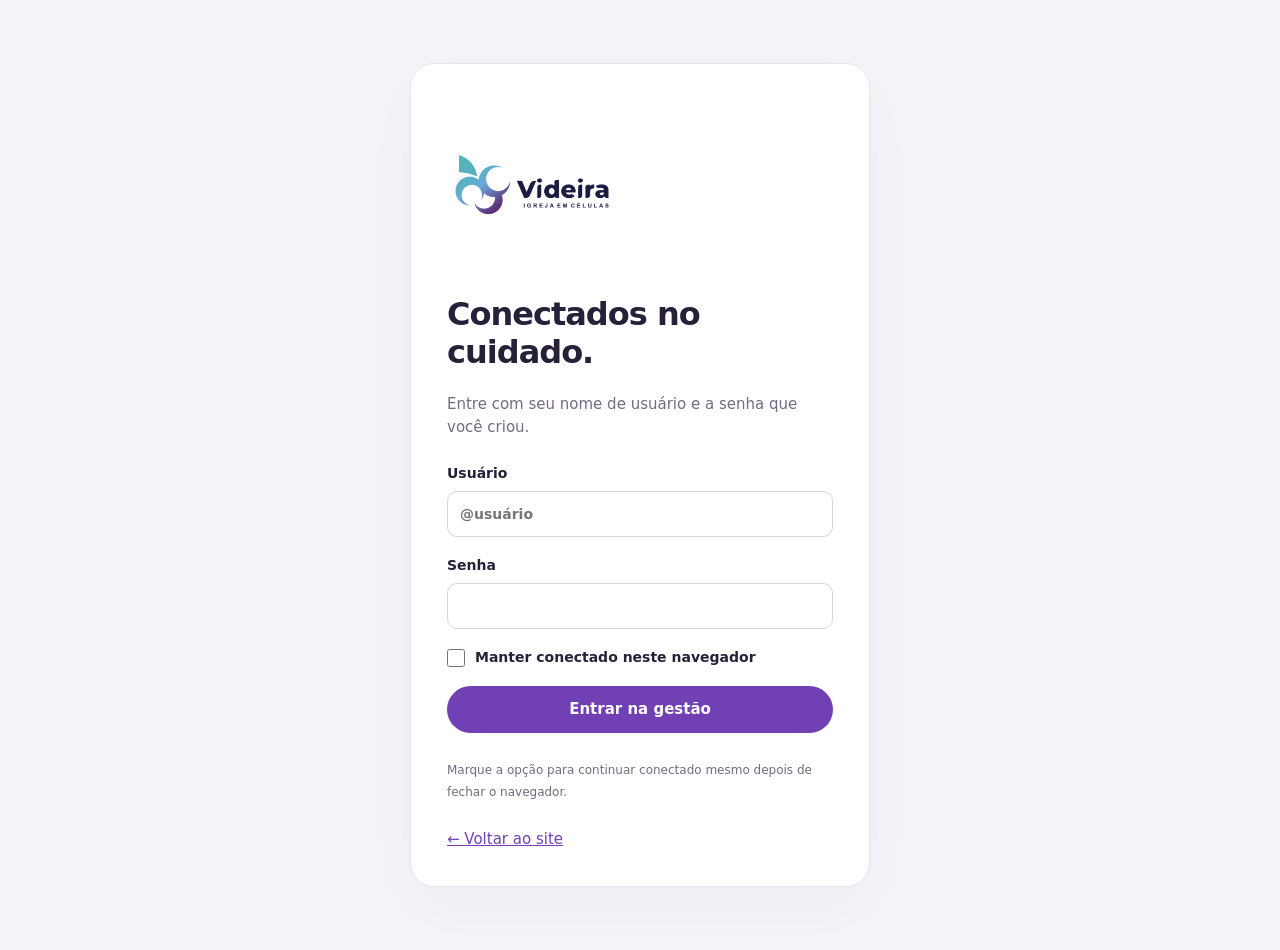
<file: gestao.html>
<!doctype html><html lang="pt-BR"><head><meta charset="utf-8"><meta name="viewport" content="width=device-width, initial-scale=1"><meta name="referrer" content="no-referrer"><meta http-equiv="Content-Security-Policy" content="default-src 'none'; script-src 'self'; style-src 'self' 'unsafe-inline'; img-src 'self' data: blob: https://jlnjgjtqpnomofylacgu.supabase.co; connect-src 'self' https://jlnjgjtqpnomofylacgu.supabase.co https://viacep.com.br https://brasilapi.com.br; frame-src 'self'; base-uri 'none'; object-src 'none'; form-action 'self'"><title>Gestão · Igreja Videira</title><link rel="stylesheet" href="gestao.css?v=20261122-visual"><link rel="stylesheet" href="responsive.css?v=20261124-worship-buttons"><link rel="stylesheet" href="worship.css?v=20261124-buttons"><style>html.restoring-management #login-screen{display:none}#management-loading{display:none}html.restoring-management #management-loading{display:block}</style><script src="management-session-bootstrap.js"></script></head><body><div id="app"><p class="login" id="management-loading" role="status">Abrindo painel de gestão…</p><main class="login" id="login-screen"><img src="assets/logo.png" alt="Videira"><h1>Conectados no cuidado.</h1><p>Entre com seu nome de usuário e a senha que você criou.</p><form id="loginReal" method="post" autocomplete="on"><label>Usuário<input id="loginUsername" name="username" type="text" autocapitalize="none" autocorrect="off" spellcheck="false" autocomplete="username" required placeholder="@usuário" maxlength="80"></label><label>Senha<input id="loginPassword" name="password" type="password" autocomplete="current-password" required maxlength="1024"></label><label class="remember-session"><input type="checkbox" name="remember"> Manter conectado neste navegador</label><button type="submit">Entrar na gestão</button></form><p id="message" role="alert" aria-live="polite"></p><small>Marque a opção para continuar conectado mesmo depois de fechar o navegador.</small><a href="index.html">← Voltar ao site</a></main></div><script src="gestao-config.js"></script><script src="excel-core.js"></script><script src="cell-location.js?v=endereco-maps"></script><script src="my-profile.js?v=20261124-existing-photo"></script><script src="leadership-photo.js"></script><script src="leadership-phone.js?v=telefone-padrao"></script><script src="account-username.js?v=20261122-alias"></script><script src="account-editor.js?v=20261125-scoped-edit"></script><script src="network-filters.js?v=adultos-jovens"></script><script src="dashboard.js?v=20261122-alias"></script><script src="weekly-schedule.js?v=20261112-cell-pause"></script><script src="site-editor.js?v=20261123-editor-complete"></script><script src="discipleship.js?v=20261124-permissions"></script><script src="person-reports.js?v=20261124-worship"></script><script src="worship.js?v=20261124-linked-photos"></script><script src="gestao.js?v=20261125-vitor-cell-edit"></script></body></html>
</file>
<file: gestao.css>
:root{--purple:#7040b4;--ink:#282039;--muted:#746a83;--line:#e9e3ef;--bg:#f6f4f9}*{box-sizing:border-box}body{margin:0;background:var(--bg);color:var(--ink);font:15px/1.5 system-ui,sans-serif}button,input,select{font:inherit}button,.button{background:var(--purple);color:white;border:0;border-radius:12px;padding:12px 20px;cursor:pointer;text-decoration:none;font-weight:650}button:disabled{opacity:.5;cursor:wait}button.secondary{background:#eee7f8;color:var(--purple)}a{color:var(--purple)}label{display:grid;gap:7px;font-size:13px;font-weight:650}input,select{width:100%;min-width:0;border:1px solid #d9d1e4;border-radius:10px;padding:12px;background:white;color:var(--ink)}input:focus,select:focus{outline:3px solid #b99add66;border-color:var(--purple)}.login{max-width:460px;margin:7vh auto;background:#fff;border:1px solid var(--line);border-radius:24px;padding:36px;box-shadow:0 20px 70px #3020410a}.login img{width:170px;display:block;margin-bottom:25px}.login form{display:grid;gap:18px;margin:25px 0}.login a{display:block;margin-top:25px}.login small{color:var(--muted)}h1{font-size:32px;line-height:1.2;letter-spacing:-1px}h2{font-size:20px}p{color:var(--muted)}.badge{display:inline-block;border-radius:20px;background:#e8f4ee;color:#28644c;font-size:11px;font-weight:700;padding:6px 10px}.shell{display:grid;grid-template-columns:245px 1fr;min-height:100vh}aside{background:white;border-right:1px solid var(--line);padding:26px 20px}.management-logo{display:block;width:155px;height:74px;object-fit:cover;margin:0 0 16px}aside nav{display:grid;gap:7px}aside nav button{text-align:left;background:transparent;color:var(--muted);font-weight:500}aside nav button.active{background:#eee6f8;color:var(--purple);font-weight:700}.identity{margin:0 0 18px;border-bottom:1px solid var(--line);padding-bottom:16px;font-size:13px}.identity #logout{margin-top:8px}.identity small{display:block;color:var(--muted)}.main{min-width:0;padding:28px 4vw 60px}.top{display:flex;justify-content:space-between;align-items:center;gap:12px}.top a{text-decoration:none;font-size:13px}.heading{margin:32px 0}.heading h1{margin:8px 0}.cards{display:grid;grid-template-columns:repeat(4,1fr);gap:16px}.card,.panel{background:white;border:1px solid var(--line);border-radius:18px;padding:24px;margin-bottom:20px}.card strong{display:block;font-size:36px;color:var(--purple);line-height:1.2}.card span{color:var(--muted);font-size:13px}.panel h2{margin-top:0}.gridform{display:grid;grid-template-columns:repeat(2,minmax(0,1fr));gap:18px}.wide{grid-column:1/-1}.actions{display:flex;flex-wrap:wrap;gap:10px;margin-top:20px}.table-scroll{overflow:auto}table{width:100%;border-collapse:collapse;white-space:nowrap;text-align:left}th{font-size:11px;text-transform:uppercase;letter-spacing:.6px;color:var(--muted);padding:15px 12px;border-bottom:1px solid var(--line)}td{padding:15px 12px;border-bottom:1px solid var(--line);font-size:13px}td button{font-size:12px;padding:7px 11px}.empty{text-align:center;padding:35px;color:var(--muted)}.notice{border-left:3px solid var(--purple);padding:12px 16px;background:#eee7f8;border-radius:0 10px 10px 0;color:#554167;font-size:13px}.check{display:flex;align-items:center;gap:12px;padding:12px;border-bottom:1px solid var(--line)}.check input{width:20px;height:20px;accent-color:var(--purple)}#status{padding:12px 0;min-height:45px;color:#784b16}#status.error,#message.error{color:#ae354a}#message:not(.error){color:var(--purple)}.report-filters{display:grid;grid-template-columns:repeat(4,minmax(0,1fr));gap:14px;margin-bottom:20px}small{font-size:12px}@media(max-width:900px){.shell{grid-template-columns:1fr}aside{padding:16px;border-right:0;border-bottom:1px solid var(--line)}.management-logo{width:120px;height:58px;margin-bottom:8px}aside nav{display:flex;overflow:auto}aside nav button{white-space:nowrap;padding:10px 13px}.identity{margin:0 0 10px;padding-bottom:10px;display:flex;justify-content:space-between;align-items:center;gap:8px}.identity #logout{margin-top:0}.cards{grid-template-columns:repeat(2,1fr)}.main{padding:20px}.report-filters{grid-template-columns:repeat(2,minmax(0,1fr))}}@media(max-width:500px){.login{margin:20px 12px;padding:28px}.gridform{grid-template-columns:1fr}.wide{grid-column:auto}h1{font-size:27px}.card,.panel{padding:18px}.top{align-items:start}.badge{font-size:10px}}
.cell-location{border:1px solid var(--line);border-radius:14px;padding:20px;background:#fcfaff}.cell-location h3{margin:0 0 12px}.cell-location .actions{margin:0 0 10px}.location-help{font-size:12px;margin:12px 0;color:var(--muted)}.location-feedback{margin-top:18px}.location-feedback.error{background:#fff0f0;border-color:#b83d51;color:#9f3145}.location-advanced{margin-top:18px}.location-advanced summary{cursor:pointer;color:var(--purple);font-weight:650;font-size:13px;margin-bottom:14px}.legacy-address{margin-top:18px}

label[hidden]{display:none!important}

.account-list-toolbar{display:flex;align-items:center;justify-content:space-between;gap:20px}.account-list-toolbar h2{margin:0 0 4px}.account-list-toolbar small{color:var(--muted)}.account-list-toolbar label{min-width:240px}.account-order-note{font-size:12px;margin:18px 0;color:var(--muted)}@media(max-width:600px){.account-list-toolbar{align-items:stretch;flex-direction:column}.account-list-toolbar label{min-width:0}}

.account-list-toolbar{flex-wrap:wrap}

.profile-photo-row{display:flex;gap:22px;align-items:center;flex-wrap:wrap}.profile-avatar{width:112px;height:112px;border-radius:50%;overflow:hidden;background:#eee7f8;display:grid;place-items:center;color:var(--purple);font-size:38px;font-weight:700}.profile-avatar img{width:100%;height:100%;object-fit:cover}.profile-photo-row small{color:var(--muted)}aside img.identity-avatar{width:42px;height:42px;border-radius:50%;object-fit:cover;display:block;margin:0 0 10px}#myProfileFeedback,#myPasswordFeedback{color:var(--purple)}

.account-editor{width:min(780px,94vw);max-height:90vh;overflow:auto;border:1px solid var(--line);border-radius:20px;padding:28px;color:var(--ink)}.account-editor::backdrop{background:#21163299}.account-editor-head{display:flex;justify-content:space-between;align-items:start;gap:18px}.account-editor h2{margin:0}.account-editor-head p{font-size:13px}.account-active input{width:22px;height:22px;accent-color:var(--purple)}.account-password-section{border-top:1px solid var(--line);margin-top:24px;padding-top:20px}

.maps-link-entry{display:flex;gap:12px;align-items:end;margin:18px 0 8px}.maps-link-entry label{flex:1}.maps-link-entry button{white-space:nowrap}@media(max-width:600px){.maps-link-entry{align-items:stretch;flex-direction:column}}

/* Dashboard: styling is confined to content; the existing navigation stays intact. */
.dashboard{--dash-purple:#7546d3;--dash-teal:#1db89f;color:#211546}.dash-toolbar{display:flex;justify-content:space-between;gap:24px;align-items:center;margin:0 0 26px}.dash-toolbar h1{display:flex;gap:12px;align-items:center;font-size:25px;letter-spacing:-.7px;margin:7px 0}.dash-toolbar h1 svg{width:35px;height:35px;color:var(--dash-purple)}.dash-toolbar p{margin:5px 0;font-size:13px}.dash-eyebrow{font-size:10px;font-weight:750;letter-spacing:1.7px;color:#7b64a3}.dash-toolbar label{font-size:11px;min-width:190px;color:#76638d}.dash-toolbar select{color:#423064;border-color:#ded3f5;background:#fff}.dash-metrics{display:grid;grid-template-columns:repeat(4,minmax(0,1fr));gap:18px;margin-bottom:24px}.dash-metric{display:flex;gap:14px;align-items:center;border-radius:14px;padding:22px 18px;min-height:119px;color:white;box-shadow:0 7px 18px #6d42bb1c;border:1px solid #ffffff55}.dash-metric svg{width:30px;height:30px;flex-shrink:0;opacity:.95}.dash-metric strong{font-size:29px;line-height:1.1;display:block;letter-spacing:-.7px}.dash-metric span{display:block;font-size:11px;margin-top:7px;line-height:1.4}.dash-metric.violet{background:linear-gradient(120deg,#6937ca,#8a60e0)}.dash-metric.blue{background:linear-gradient(120deg,#2188ed,#49a7fb)}.dash-metric.green{background:linear-gradient(120deg,#119c7d,#27bc9e)}.dash-metric.orange{background:linear-gradient(120deg,#fa943c,#ffb354)}.dash-grid{display:grid;grid-template-columns:minmax(0,1.3fr) minmax(0,1fr);gap:20px;margin-bottom:20px;align-items:stretch}.dash-panel{min-width:0;border:1px solid #e6ddfa;border-radius:18px;padding:22px;background:linear-gradient(145deg,#fff,#fdfbff);box-shadow:0 3px 13px #6a42b309}.dash-panel h2{font-size:16px;margin:0 0 20px;letter-spacing:-.4px}.dash-panel-title{display:flex;justify-content:space-between;gap:12px;align-items:baseline}.dash-panel-title>span{font-size:11px;color:#8a779f;white-space:nowrap}.dash-cell-list{display:grid;gap:10px;max-height:370px;overflow:auto;padding:1px}.dash-cell{background:#fff;color:#30234c;border:1px solid #eee6fb;display:flex;gap:12px;align-items:center;text-align:left;padding:15px 12px;border-radius:12px;width:100%;font-weight:400;transition:border-color .2s,box-shadow .2s}.dash-cell:hover{border-color:#b49be2;box-shadow:0 3px 12px #6944ad14}.dash-cell:focus-visible{outline:3px solid #b99add;outline-offset:1px}.dash-cell-badge{background:linear-gradient(135deg,#6432c7,#8c61dd);color:white;border-radius:50%;display:grid;place-items:center;width:36px;height:36px;font-size:12px;font-weight:700;flex-shrink:0}.dash-cell-name{flex:1;min-width:0}.dash-cell-name b{font-size:13px;display:block;overflow-wrap:anywhere}.dash-cell-name small{display:block;font-size:10px;color:#78688b;margin-top:3px}.dash-cell-rate{width:85px;flex-shrink:0}.dash-cell-rate>b{display:block;font-size:18px;line-height:1.1}.dash-cell-rate>small{font-size:9px;color:#8e7fa0}.dash-track{display:block;height:7px;background:#eee7fa;border-radius:20px;overflow:hidden}.dash-track i{display:block;height:100%;background:linear-gradient(90deg,#7343d2,#a77ee9);border-radius:inherit}.dash-cell .dash-track{margin-top:7px;height:5px}.dash-trend{width:100%;max-height:275px;display:block;overflow:visible}.dash-trend text{fill:#88769e;font-size:10px;font-family:inherit}.dash-trend text.dash-point{fill:#7546d3;font-weight:700;font-size:11px}.dash-footnote{font-size:10px;color:#8b7e9b;line-height:1.6;margin:15px 0 0}.dash-empty{min-height:150px;display:grid;place-items:center;text-align:center;font-size:13px;color:#93859f;padding:28px}.dash-donut-wrap{display:flex;justify-content:center;padding:2px 0 22px}.dash-donut{width:158px;height:158px;background:conic-gradient(#1db89f var(--frequency),#e5def0 0);border-radius:50%;padding:20px}.dash-donut>div{background:#fff;border-radius:50%;height:100%;display:flex;align-items:center;justify-content:center;flex-direction:column}.dash-donut strong{font-size:29px;line-height:1.2;letter-spacing:-1px}.dash-donut span{font-size:10px;color:#9c8caa}.dash-legend{display:flex;justify-content:center;gap:20px;flex-wrap:wrap;font-size:11px}.dash-legend span{display:flex;align-items:center;gap:6px}.dash-legend i{width:7px;height:7px;border-radius:50%;background:#1db89f}.dash-legend span+span i{background:#e5def0}.dash-legend b{color:#756185}.dash-bars{display:grid;gap:20px;padding:10px 0;max-height:320px;overflow:auto}.dash-bars>div{display:grid;grid-template-columns:minmax(80px,1fr) minmax(70px,1.3fr) 35px;align-items:center;gap:14px;font-size:11px}.dash-bars small{display:block;font-size:9px;color:#9a89ac;margin-top:3px}.dash-bars b{text-align:right;color:#6944a8}.dash-bars .dash-track{height:10px}.dash-bars>div:nth-child(3n+2) i{background:linear-gradient(90deg,#2989ed,#53b8f4)}.dash-bars>div:nth-child(3n) i{background:linear-gradient(90deg,#169e87,#51cbb3)}.dash-explainer{font-size:13px;line-height:1.8}.dash-dialog{width:min(1050px,95vw);max-height:90vh;overflow:auto;padding:30px;border:1px solid #e6ddfa;border-radius:22px;color:#281b42;background:#faf8ff}.dash-dialog::backdrop{background:#261b4599;backdrop-filter:blur(4px)}.dash-dialog-head{display:flex;justify-content:space-between;gap:16px;align-items:start}.dash-dialog-head h2{margin:5px 0 20px}.dash-details-meta{display:grid;grid-template-columns:repeat(2,1fr);gap:10px 24px;margin-bottom:22px}.dash-details-meta p{margin:0;border-bottom:1px solid #ebe5f5;padding:10px 0;font-size:12px}.dash-details-meta span{display:block;color:#9482a8;font-size:10px;margin-bottom:4px}.dash-details-meta b{color:#44315c;font-weight:600}.dash-dialog .dash-grid{grid-template-columns:1fr 1fr}#reportVisuals{margin-top:26px}#reportTable{margin-top:26px}@media(min-width:901px){.main:has(.dashboard){background:radial-gradient(ellipse at top right,#ece5ff 0,transparent 60%),#f7f5fc}}@media(max-width:1200px){.dash-metric{padding:18px 14px;gap:10px}.dash-metric svg{width:24px;height:24px}.dash-metric strong{font-size:26px}.dash-metrics{gap:12px}.dash-grid{grid-template-columns:1.15fr 1fr}.dash-panel{padding:18px}}@media(max-width:1050px) and (min-width:901px){.dash-grid{grid-template-columns:1fr}.dash-metrics{grid-template-columns:repeat(2,1fr)}}@media(max-width:650px){.dash-toolbar{align-items:stretch;flex-direction:column;gap:12px}.dash-toolbar h1{font-size:23px}.dash-toolbar label{align-self:start;min-width:180px}.dash-metrics{grid-template-columns:repeat(2,minmax(0,1fr));gap:10px}.dash-metric{min-height:108px;padding:17px 12px;align-items:start;flex-direction:column;gap:8px}.dash-metric svg{width:22px;height:22px}.dash-metric strong{font-size:26px}.dash-metric span{font-size:10px;margin-top:4px}.dash-grid,.dash-dialog .dash-grid{grid-template-columns:1fr}.dash-panel{padding:18px 14px}.dash-cell{gap:9px;padding:13px 10px}.dash-cell-rate{width:68px}.dash-cell-badge{width:30px;height:30px;font-size:10px}.dash-cell-name b{font-size:12px}.dash-cell-rate>b{font-size:16px}.dash-dialog{padding:20px 14px}.dash-details-meta{grid-template-columns:1fr}.dash-dialog-head button{padding:8px 11px;font-size:12px}}

.dashboard-main .dashboard{margin-top:30px}.dashboard-main #status:empty{display:none}.dashboard-main .dash-toolbar h1{line-height:1.2}.dash-trend{overflow:hidden}
@media(max-width:900px){.shell{grid-template-columns:minmax(0,1fr)}.shell>aside{min-width:0}}

.meeting-picker>h2{margin:0 0 6px}.meeting-picker>p{font-size:13px;margin-bottom:22px}.meeting-picker .notice{margin-bottom:20px}.meeting-cell-grid{display:grid;grid-template-columns:repeat(auto-fill,minmax(210px,240px));gap:20px;margin:24px 0 30px}.meeting-cell-card{aspect-ratio:1;min-width:0;display:flex;flex-direction:column;align-items:flex-start;text-align:left;padding:23px;border:2px solid transparent;background:linear-gradient(135deg,#6937ca,#8a60e0);box-shadow:0 7px 20px #6d42bb22;border-radius:18px;color:#fff;transition:transform .2s,box-shadow .2s}.meeting-cell-card:hover{transform:translateY(-3px);box-shadow:0 10px 25px #6d42bb38}.meeting-cell-card[aria-pressed=true]{border-color:#33136a;box-shadow:0 0 0 3px #cfb8f3}.meeting-cell-card:focus-visible{outline:3px solid #33136a;outline-offset:4px}.meeting-card-icon{font-size:28px;line-height:1;margin-bottom:15px}.meeting-cell-card strong{font-size:19px;line-height:1.25;overflow-wrap:anywhere;margin-bottom:9px}.meeting-card-schedule{font-size:12px;font-weight:500;line-height:1.6}.meeting-cell-card small{font-size:10px;opacity:.8;font-weight:400;margin-top:5px}.meeting-card-action{font-size:11px;margin-top:auto;padding-top:18px}.meeting-entry[hidden]{display:none}.meeting-entry{scroll-margin-top:25px}.meeting-entry-heading{display:flex;align-items:start;justify-content:space-between;gap:18px}.meeting-entry-heading small{font-size:10px;font-weight:750;letter-spacing:1.3px;color:var(--purple)}.meeting-entry-heading h2{margin:6px 0}.meeting-entry-heading p{font-size:13px;margin:0}.meeting-entry>p{font-size:12px}.meeting-entry-heading h2:focus{outline:none}@media(max-width:600px){.meeting-cell-grid{grid-template-columns:repeat(2,minmax(0,1fr));gap:12px}.meeting-cell-card{padding:17px 13px;min-height:210px}.meeting-cell-card strong{font-size:16px}.meeting-card-schedule{font-size:11px}.meeting-card-icon{font-size:23px;margin-bottom:12px}.meeting-entry-heading{flex-direction:column}.meeting-entry-heading button{font-size:12px;padding:9px 12px}}@media(prefers-reduced-motion:reduce){.meeting-cell-card{transition:none}.meeting-cell-card:hover{transform:none}}

svg.meeting-card-icon{width:28px;height:28px;flex-shrink:0}
.meeting-cell-card{width:100%}
.weekly-schedule{min-width:0;margin:0;padding:18px 20px 20px;border:1px solid var(--line);border-radius:14px;background:#fcfaff}.weekly-schedule legend{font-size:13px;font-weight:700;color:var(--purple);padding:0 6px}.weekly-schedule .location-help{margin-bottom:0}#meetingDateHelp{margin-top:18px}

.meeting-today{padding:15px 0;font-size:14px;display:flex;align-items:start;gap:15px;flex-wrap:wrap}.meeting-today details{font-size:12px;color:var(--purple)}.meeting-today summary,.archived-calls summary{cursor:pointer}.meeting-today label{margin-top:12px}.archived-calls{margin-top:22px}.archived-calls summary{font-size:13px;color:var(--purple);font-weight:650}.archived-calls .table-scroll{margin-top:16px}

.dash-hierarchy{display:grid;gap:12px;max-height:500px;overflow:auto;padding:2px}.dash-person-group{border:1px solid #e7ddf7;border-radius:14px;background:#fff;min-width:0}.dash-person-group>summary{list-style:none;display:flex;gap:12px;align-items:center;padding:17px 14px;cursor:pointer}.dash-person-group>summary::-webkit-details-marker{display:none}.dash-person-group>summary:focus-visible{outline:3px solid #b99add;border-radius:12px}.dash-group-name{flex:1;min-width:0}.dash-group-name b{font-size:14px;display:block;overflow-wrap:anywhere}.dash-group-name small{display:block;font-size:10px;color:#88769b;margin-top:5px}.dash-expand{color:#7546d3;font-size:20px;transition:transform .2s}.dash-person-group[open]>summary .dash-expand{transform:rotate(180deg)}.dash-person-group[open]>summary{background:#f6f1ff;border-radius:13px 13px 0 0}.dash-group-cells{padding:12px}.dash-group-cells .dash-cell-list{max-height:none}.dash-group-cells .dash-cell-badge{background:#eee6f9;color:#7040b4}.dash-group-cells .dash-cell-name small:first-of-type{color:#705888}@media(max-width:650px){.dash-person-group>summary{padding:14px 10px;gap:8px}.dash-group-name b{font-size:13px}.dash-person-group .dash-cell-rate{width:60px}.dash-group-cells{padding:8px}}

.dash-church-filter{display:flex;align-items:end;gap:18px;flex-wrap:wrap;padding:18px 20px;margin-bottom:24px;background:#ffffffb8;border:1px solid #e6ddfa;border-radius:14px}.dash-church-filter label{min-width:230px;max-width:100%;color:#76638d;font-size:12px}.dash-church-filter p{font-size:11px;margin:0 0 12px;color:#8a779f}@media(max-width:650px){.dash-church-filter{padding:15px;gap:10px}.dash-church-filter label{width:100%;min-width:0}.dash-church-filter p{margin:0}}

.site-editor-frame{display:block;width:100%;height:1100px;border:1px solid var(--line);border-radius:16px;background:white;margin:20px 0}

.attendance-avatar {
  display: inline-grid;
  place-items: center;
  flex: 0 0 38px;
  width: 38px;
  height: 38px;
  overflow: hidden;
  border-radius: 50%;
  background: #ede5f7;
  color: #532b82;
  font-size: .75rem;
  font-weight: 700;
}
.attendance-avatar img {
  width: 100%;
  height: 100%;
  object-fit: cover;
}

.remember-session {
  display: flex;
  align-items: center;
  gap: .65rem;
}
.remember-session input {
  width: 1.1rem;
  height: 1.1rem;
  margin: 0;
  accent-color: var(--purple);
}

.birthday-panel { margin-bottom: 24px; }
.birthday-grid {
 display: grid;
 grid-auto-flow: column;
 grid-auto-columns: calc((100% - 48px) / 4);
 overflow-x: auto;
 scroll-snap-type: x mandatory;
 gap: 16px;
 list-style: none;
 margin: 16px 0 0;
 padding: 0 0 8px;
 scrollbar-color: var(--purple) transparent;
}
.birthday-grid::-webkit-scrollbar { height: 6px; }
.birthday-grid::-webkit-scrollbar-thumb {
 background: var(--purple);
 border-radius: 999px;
}
.birthday-card {
 min-width: 0;
 scroll-snap-align: start;
 overflow: hidden;
 border: 1px solid var(--line);
 border-radius: 16px;
 background: #fff;
}
.birthday-avatar {
 display: grid;
 place-items: center;
 aspect-ratio: 1;
 background: linear-gradient(135deg,#dfefec,#d9cbe8);
 color: var(--purple);
 font-size: clamp(1.8rem,4vw,3rem);
 font-weight: 750;
}
.birthday-avatar img { width: 100%; height: 100%; min-height: 0; object-fit: cover; }
.birthday-copy { padding: 12px 14px; overflow-wrap: anywhere; }
.birthday-copy > span { display: block; color: var(--muted); font-size: .88rem; }
.birthday-name { display: flex; align-items: baseline; justify-content: space-between; gap: 8px; margin-bottom: 4px; }
.birthday-date { color: var(--purple); font-weight: 700; font-size: .85rem; white-space: nowrap; }

.photo-crop-dialog {
 width: min(540px,calc(100vw - 24px));
 max-height: calc(100dvh - 24px);
 overflow: auto;
 border: 1px solid var(--line);
 border-radius: 20px;
 padding: 20px;
 color: var(--ink);
}
.photo-crop-dialog::backdrop { background: #1c1226b3; }
.photo-crop-dialog h2 { margin: 0; }
.photo-crop-dialog p { margin: 6px 0 12px; }
.photo-crop-stage {
 width: min(100%,53dvh);
 margin: 12px auto;
 overflow: hidden;
 border-radius: 14px;
 background: #24192e;
}
.photo-crop-dialog canvas {
 display: block;
 width: 100%;
 height: auto;
 cursor: grab;
 touch-action: none;
}
.photo-crop-dialog canvas:active { cursor: grabbing; }
.photo-crop-dialog canvas:focus-visible { outline: 2px solid white; outline-offset: -3px; }
#photoCropHelp { font-size: .85rem; color: var(--muted); }
.photo-crop-error:empty { display: none; }
.photo-crop-error { color: #9f2442; }

#cropMyPhoto[hidden], #cropMemberPhoto[hidden] { display: none; }

.dash-metric .dash-metric-copy { margin: 0; }
:is(a, button).dash-metric { text-align: left; width: 100%; text-decoration: none; color: white; }
:is(a, button).dash-metric:hover { filter: brightness(.94); }
:is(a, button).dash-metric:focus-visible { outline: 3px solid var(--purple); outline-offset: 3px; }
.metric-filters { display: grid; grid-template-columns: repeat(auto-fit,minmax(min(100%,170px),1fr)); gap: 12px; margin: 0 0 20px; }
.metric-filters label, .metric-fixed { min-width: 0; }
.metric-fixed { display: grid; align-content: start; gap: 5px; padding: 8px 12px; background: #eee7f8; border-radius: 10px; overflow-wrap: anywhere; }
.metric-fixed span { color: var(--muted); font-size: .8rem; }
.metric-group { margin: 8px 0; border: 1px solid #e6ddfa; border-radius: 12px; background: #fff; }
.metric-group summary { cursor: pointer; padding: 11px 14px; font-weight: 700; overflow-wrap: anywhere; }
.metric-group-content { padding: 0 10px 10px; }
.metric-people { padding: 5px 12px; overflow-wrap: anywhere; }
.metric-people h3 { margin: 6px 0; }
.metric-people ul { padding-inline-start: 20px; }

.directory-heading { position: relative; margin-bottom: 24px; }
.directory-heading h1 { margin-bottom: 8px; }
.directory-back { color: var(--purple); font-weight: 650; }
.metric-directory, .directory-cell-detail {
 background: #fff; border: 1px solid var(--line); border-radius: 16px; overflow: hidden;
}
.directory-filters {
 display: grid; grid-template-columns: minmax(170px,1.4fr) repeat(3,minmax(0,1fr));
 gap: 12px; padding: 18px;
}
.directory-filters label { min-width: 0; }
.directory-filters input, .directory-filters select { min-width: 0; width: 100%; }
.directory-results { overflow-x: auto; }
.directory-table { width: 100%; border-collapse: collapse; }
.directory-table th { background: #f0e9fa; color: #482779; }
.directory-table td, .directory-table th { padding: 12px 15px; text-align: left; }
.directory-table td:first-child { font-weight: 700; }
.directory-table td, .directory-table th { overflow-wrap: anywhere; }
.directory-network { display: inline-block; border-radius: 20px; padding: 2px 9px; background: #ede2fa; color: #512c84; }
.directory-action button[data-directory-cell] { padding: 3px 12px; font-size: 1.2rem; }
.directory-count { padding: 10px 18px; margin: 0; color: var(--muted); border-top: 1px solid var(--line); }
.directory-cell-detail { padding: 18px; margin-top: 16px; }
@media(max-width:850px){
 .directory-filters { grid-template-columns: repeat(2,minmax(0,1fr)); }
 .directory-table th, .directory-table td { padding: 9px 8px; }
}
@media(max-width:560px){
 .directory-table thead { position: absolute; width: 1px; height: 1px; overflow: hidden; clip-path: inset(50%); }
 .directory-table tr { display: block; padding: 8px 12px; border-top: 1px solid var(--line); }
 .directory-table td { display: flex; justify-content: space-between; gap: 8px; border: 0; }
 .directory-table td[data-label]::before { content: attr(data-label); color: var(--muted); }
 .directory-table td:first-child::before { display: none; }
 .directory-table .directory-action { justify-content: end; }
}

@media(min-width:1000px){
 .directory-heading { padding-right: 190px; }
 .directory-back { position: absolute; right: 0; bottom: 8px; }
}

.directory-cell-status { display: block; color: #744a15; font-weight: 600; }

.meeting-cell-card.meeting-cell-paused { background: linear-gradient(135deg,#a51d39,#c63549); }
.meeting-cell-card.meeting-cell-paused[aria-pressed=true],
.meeting-cell-card.meeting-cell-paused:focus-visible { outline-color: #8b172d; border-color: #8b172d; }
.directory-cell-status { color: #a51d39; }

.dash-cell-list { container-type: inline-size; }
.dash-cell-name b { overflow-wrap: break-word; }
.dash-cell .dash-cell-rate { width: auto; min-width: 58px; }
.dash-cell.dash-cell-paused {
 background: #fff4f5;
 border-color: #df9ca7;
 border-inline-start: 5px solid #c5354a;
}
.dash-cell.dash-cell-paused:hover { border-color: #bc3048; }
.dash-cell.dash-cell-paused:focus-visible { outline-color: #bc3048; }
.dash-cell.dash-cell-paused .dash-cell-badge { background: #f9dce2; color: #97203a; }
.dash-cell.dash-cell-paused .dash-track { background: #f5dce2; }
.dash-cell.dash-cell-paused .dash-track i { background: #bb354f; }
.dash-cell-status {
 display: inline-block; margin-top: 7px; padding: 2px 7px;
 border-radius: 6px; background: #f9dce2; color: #97203a;
 font-size: 10px; font-weight: 700;
}
@container (max-width: 300px) {
 .dash-cell { display: grid; grid-template-columns: auto minmax(0,1fr) auto; }
 .dash-cell > .dash-cell-badge { grid-column: 1; grid-row: 1; }
 .dash-cell > .dash-cell-name { grid-column: 2; grid-row: 1; }
 .dash-cell > .dash-cell-rate { grid-column: 2; grid-row: 2; max-width: 90px; }
 .dash-cell > span:last-child { grid-column: 3; grid-row: 1; }
}


.member-search { max-width: 460px; margin-bottom: 16px; }

.account-list-toolbar { display: block; }
.account-list-filters {
 display: grid;
 grid-template-columns: minmax(0,2fr) repeat(2,minmax(0,1fr));
 align-items: end;
 gap: 12px;
 margin-top: 16px;
}
.account-list-toolbar .account-list-filters label { min-width: 0; }
@media(max-width: 700px) {
 .account-list-filters { grid-template-columns: minmax(0,1fr); }
}

.report-filters > label, .report-filters input, .report-filters select { min-width: 0; }
.report-filters input, .report-filters select { width: 100%; }
/* Keep native date and time controls within the form grid in Safari. */
:is(.report-filters input[type=date], .weekly-schedule input[type=time]) {
 -webkit-appearance: none;
 appearance: none;
 display: block;
 box-sizing: border-box;
 inline-size: 100%;
 max-inline-size: 100%;
 min-inline-size: 0;
 block-size: var(--field-height);
 min-block-size: var(--field-height);
 padding: 0 12px;
 line-height: calc(var(--field-height) - 2px);
}
:is(.report-filters input[type=date], .weekly-schedule input[type=time])::-webkit-date-and-time-value {
 min-width: 0;
 margin: 0;
 line-height: inherit;
 text-align: left;
}
:is(.report-filters input[type=date], .weekly-schedule input[type=time])::-webkit-datetime-edit { padding: 0; }
@media (max-width: 560px) {
 .report-filters { grid-template-columns: minmax(0, 1fr); }
}

.directory-person {
  display: inline-flex;
  align-items: center;
  gap: .6rem;
}

.directory-person .directory-photo-button {
  padding: 0;
  border: 0;
  cursor: zoom-in;
}

.directory-photo-dialog {
  max-width: min(92vw, 640px);
  padding: 1rem;
  border: 1px solid var(--line);
  border-radius: 16px;
  color: var(--ink);
}

.directory-photo-dialog::backdrop { background: #1c1226b3; }
.directory-photo-dialog h2 { margin: 0; overflow-wrap: anywhere; }
.directory-photo-dialog > img {
  display: block;
  width: min(75vw, 540px);
  max-height: 70vh;
  object-fit: contain;
  margin: 1rem auto 0;
}

.cell-detail-dialog {
  box-sizing: border-box;
  width: min(1100px, calc(100vw - 24px));
  height: min(640px, 92vh);
  height: min(640px, 92dvh);
  max-height: none;
  padding: clamp(14px, 2.4vw, 24px);
}
.cell-detail-dialog[open] {
  display: grid;
  grid-template-rows: auto auto minmax(0, 1fr);
}
.cell-detail-dialog .dash-dialog-head h2 { margin: 3px 0 10px; }
.cell-detail-dialog .dash-metrics { margin-bottom: 12px; }
.cell-detail-content { min-height: 0; overflow-y: auto; }
.cell-detail-dialog .dash-metric[aria-pressed="true"] { box-shadow: inset 0 0 0 2px #fff; }
.cell-detail-dialog .dash-details-meta { grid-template-columns: repeat(4,minmax(0,1fr)); gap: 4px 12px; margin-bottom: 10px; }
.cell-detail-dialog .dash-details-meta p { padding: 4px 0; overflow-wrap: anywhere; }
.cell-detail-dialog .dash-grid { gap: 10px; margin: 0; }
.cell-detail-dialog .dash-panel { padding: 10px 12px; }
.cell-detail-dialog .dash-panel h2 { margin-bottom: 8px; }
.cell-detail-dialog .dash-empty { min-height: 68px; padding: 8px; }
.cell-detail-dialog .dash-donut-wrap { padding: 0 0 4px; }
.cell-detail-dialog .dash-donut { width: 88px; height: 88px; padding: 10px; }
.cell-detail-dialog .dash-donut strong { font-size: 20px; }
.cell-detail-dialog .dash-footnote { margin-top: 6px; }
.cell-detail-dialog .dash-panel svg:not(.dash-metric svg) { max-height: 128px; }
.cell-detail-names { columns: 12rem; margin: 0; padding-left: 1.25rem; }
.cell-detail-names li { break-inside: avoid; padding-block: 3px; }
@media (max-width: 600px) {
  .cell-detail-dialog .dash-details-meta { grid-template-columns: repeat(2,minmax(0,1fr)); }
}

.identity-photo {
  display: grid;
  width: 48px;
  height: 48px;
  margin-bottom: 6px;
}

.identity-photo img {
  width: 88%;
  height: 88%;
  object-fit: contain;
}

.identity-photo:has(img) {
  background: #fff;
}


.birthday-header { display: flex; align-items: center; justify-content: space-between; gap: 12px; }
.birthday-header h2 { margin: 0; overflow-wrap: anywhere; }
.birthday-controls:not([hidden]) { display: flex; flex-shrink: 0; gap: 8px; }
.birthday-controls button { display: grid; place-items: center; width: 44px; height: 44px; padding: 0; }
.birthday-controls button[aria-disabled="true"] { opacity: .45; cursor: default; }
@media (max-width: 700px) {
 .birthday-grid { grid-auto-columns: calc((100% - 16px) / 2); }
 .birthday-name { flex-wrap: wrap; gap: 2px 8px; }
}

.discipleship-filters { grid-template-columns: repeat(3, minmax(0, 1fr)); }
.discipleship-results table { min-width: 60rem; }
.discipleship-results tbody th { color: inherit; text-transform: none; letter-spacing: normal; }
.discipleship-results td:nth-child(n+5),
.discipleship-results thead th:nth-child(n+5) { text-align: center; }
.discipleship-results .absent-none > * { background-color: #e7f4e2; }
.discipleship-results .absent-one > * { background-color: #fff0dc; }
.discipleship-results .absent-many > * { background-color: #fbe2e6; }
.course-pending { display: block; width: fit-content; margin-top: .25rem; padding: .15rem .45rem; border-radius: .5rem; background: #ece2f7; color: #582c93; font-size: .8rem; font-weight: 700; }
.discipleship-status:empty { display: none; }
@media (max-width: 720px) {
 .discipleship-filters { grid-template-columns: minmax(0, 1fr); }
}
.discipleship-legend { display: flex; flex-wrap: wrap; align-items: center; gap: .5rem 1rem; margin-block: 1rem; font-size: .85rem; }
.discipleship-legend > span { padding: .2rem .45rem; border-radius: .4rem; }
.discipleship-legend .legend-green { background: #e7f4e2; }
.discipleship-legend .legend-orange { background: #fff0dc; }
.discipleship-legend .legend-red { background: #fbe2e6; }
.discipleship-legend .course-pending { margin: 0; }
.discipleship-results .discipleship-table :is(th, td) {
 padding: 10px 8px;
 white-space: nowrap;
 overflow-wrap: normal;
 vertical-align: middle;
}
.discipleship-table thead th { letter-spacing: .2px; }
.discipleship-table :is(th, td):nth-child(n+5) { text-align: center; }
.discipleship-table input[type="checkbox"] {
 display: block;
 width: 1.15rem;
 height: 1.15rem;
 margin: auto;
 accent-color: var(--purple);
}

@media (max-width: 900px) {
 .shell > aside > nav {
  padding-bottom: 12px;
  scrollbar-width: thin;
  scrollbar-color: var(--purple) transparent;
 }
 .shell > aside > nav::-webkit-scrollbar { height: 6px; }
 .shell > aside > nav::-webkit-scrollbar-thumb {
  background: var(--purple);
  border-radius: 999px;
 }
}

@media (min-width: 901px) {
 #linkedAccounts,
 #linkedAccounts .table-scroll {
  min-width: 0;
  max-width: 100%;
 }
 #linkedAccounts table {
  width: 100%;
  min-width: 0;
  table-layout: fixed;
  white-space: normal;
 }
 #linkedAccounts :is(th, td) {
  padding-inline: clamp(6px, 0.7vw, 12px);
  overflow-wrap: anywhere;
 }
 #linkedAccounts th:nth-child(1) { width: 24%; }
 #linkedAccounts th:nth-child(2) { width: 15%; }
 #linkedAccounts th:nth-child(3) { width: 16%; }
 #linkedAccounts th:nth-child(5) { width: 10%; }
 #linkedAccounts th:nth-child(6) { width: clamp(104px, 10vw, 140px); }
 #linkedAccounts .directory-person { max-width: 100%; }
 #linkedAccounts .directory-person > * { min-width: 0; }
 #linkedAccounts .attendance-avatar,
 #linkedAccounts .directory-photo-button { flex: none; }
 #linkedAccounts [data-account-edit] {
  max-width: 100%;
  white-space: normal;
  font-size: .875rem;
  padding-inline: 8px;
 }
}

/* The report opens for review; downloading is a separate, explicit action. */
.report-preview { width:min(1200px,96vw); max-width:96vw; height:92dvh; max-height:94dvh; padding:0; border:1px solid #ded3ef; border-radius:18px; color:var(--text,#2c2440); background:#fff; overflow:hidden; }
.report-preview[open] { display:flex; flex-direction:column; }
.report-preview::backdrop { background:#20143299; }
.report-preview-heading { display:flex; align-items:center; justify-content:space-between; gap:16px; padding:18px 22px; border-bottom:1px solid #e8e0f1; }
.report-preview-heading h2 { margin:0 0 6px; font-size:20px; }
.report-preview-heading p { margin:0; font-size:13px; }
.report-preview-heading .actions { margin:0; flex-shrink:0; }
.report-preview-download { display:inline-flex; align-items:center; justify-content:center; background:var(--purple,#7546bd); color:#fff; padding:12px 18px; border-radius:12px; text-decoration:none; font-weight:700; }
.report-preview-download:focus-visible { outline:3px solid #bfa4e2; outline-offset:3px; }
@media(max-width:650px) { .report-preview-heading { align-items:flex-start; flex-direction:column; padding:16px; } .report-preview-heading h2 { font-size:18px; } }

.report-preview-pages { flex:1; min-height:0; overflow:auto; padding:20px; background:#ece9f0; }
.report-preview-document { width:100%; max-width:1120px; margin:auto; }
.report-preview-document svg { display:block; width:100%; height:auto; margin-bottom:20px; box-shadow:0 3px 12px #24143322; }
@media(max-width:650px) { .report-preview-pages { padding:8px; } }

.top { justify-content:flex-end; }
.cell-paused-tag { display:inline-block; padding:4px 9px; margin:4px 0 10px; border-radius:8px; background:#f9dce2; color:#97203a; font-size:12px; font-weight:700; }
</file>
<file: responsive.css>
/* Keep layout within the device width without disabling pinch-to-zoom. */
html,body{min-width:0;max-width:100%}body{width:100%}img,video,iframe{max-width:100%}input,select,textarea{min-width:0}h1,h2,h3,p,a,strong{overflow-wrap:break-word}.quick-grid>*,.team-grid>*,.vision>*,.message-grid>*,.location-grid>*,.cms-public-video-grid>*,.cms-public-file-grid>*{min-width:0}.nav,.nav-actions{min-width:0}.site-editor-frame{max-width:100%}
@media(max-width:800px){input:not([type=checkbox]):not([type=radio]),select,textarea{font-size:16px!important}.quick-card,.person-copy{overflow-wrap:anywhere}.container{max-width:calc(100% - 28px)}.hero-content{min-width:0}.cms-public-video-grid,.cms-public-file-grid{grid-template-columns:minmax(0,1fr)}}

/* Shared dimensions for public and management form fields. */
:root { --field-height: 46px; --field-radius: 10px; }
input:not([type=checkbox],[type=radio],[type=range],[type=hidden],[type=submit],[type=reset],[type=button],[type=image]),
select:not([multiple],[size]) {
 box-sizing: border-box;
 height: var(--field-height);
 min-height: var(--field-height);
 max-width: 100%;
 border-radius: var(--field-radius);
 padding-block: 0;
 padding-inline: 12px;
}
select:not([multiple],[size]) {
 appearance: none;
 -webkit-appearance: none;
 padding-inline-end: 32px;
 background-image: linear-gradient(45deg, transparent 50%, currentColor 50%), linear-gradient(135deg, currentColor 50%, transparent 50%);
 background-position: calc(100% - 17px) 50%, calc(100% - 12px) 50%;
 background-size: 5px 5px;
 background-repeat: no-repeat;
}
input[type=file] { padding-block: 8px; }
textarea, select[multiple], select[size] {
 box-sizing: border-box;
 min-height: var(--field-height);
 max-width: 100%;
 border-radius: var(--field-radius);
}
textarea { resize: vertical; }
.gridform label:has(> input, > select, > textarea) { align-content: start; }

/* Leave room for overlay scrollbars, including Safari's transient indicator. */
:root { --scrollbar-purple: #7040b4; --scrollbar-clearance: 12px; }
* { scrollbar-color: var(--purple, var(--scrollbar-purple)) transparent; }
::-webkit-scrollbar { width: 8px; height: 8px; }
::-webkit-scrollbar-thumb {
 background: var(--purple, var(--scrollbar-purple));
 border-radius: 999px;
}
::-webkit-scrollbar-track { background: transparent; }

:is(.table-scroll, .dash-table-wrap, .directory-results, .birthday-grid,
 .dash-sidebar, .cms-hub .cms-subnav, #cellDirectory,
 .leadership-track:is(#pastoralProfiles, #leaderProfiles, #kidsPastoralProfiles, #kidsDisciplerProfiles),
 #youtube-thumbnails) {
 padding-block-end: var(--scrollbar-clearance);
}
:is(.dash-cell-list, .dash-bars, .dash-hierarchy) {
 padding-inline-end: var(--scrollbar-clearance);
}

/* Shared readability, keyboard access and motion preferences. */
label { font-size:max(.875rem, 14px); }
.help { font-size:.875rem!important; line-height:1.5; }
:where(a,button,input,select,textarea,summary,[tabindex]):focus-visible { outline:3px solid #713eb4; outline-offset:3px; }
:where(button,a,input,select,textarea) { scroll-margin-block:7rem; }
@media (prefers-reduced-motion:reduce) {
  *,*::before,*::after { animation-duration:.01ms!important; animation-iteration-count:1!important; transition-duration:.01ms!important; scroll-behavior:auto!important; }
}
@media (forced-colors:active) {
  :where(button,input,select,textarea) { border:1px solid ButtonText; }
  :focus-visible { outline:3px solid Highlight; }
}
/* Switch navigation before links collide on tablets and small desktops. */
@media(max-width:1000px) {
 header .menu-toggle { display:grid; place-items:center; flex-shrink:0; }
 header .navlinks { display:none; position:absolute; left:16px; right:16px; top:calc(100% - 2px); background:#fff; border:1px solid var(--line); border-radius:16px; padding:12px; box-shadow:0 12px 28px #24133320; gap:0; }
 header .navlinks.open { display:flex; flex-direction:column; align-items:stretch; max-height:calc(100svh - 110px); overflow-y:auto; }
 header .navlinks a { padding:13px 12px; }
 header .nav-actions { margin-left:auto; }
 header .login-account { max-width:clamp(100px,30vw,240px); }
}

/* One shared shape for action buttons across the public site and management. */
:root { --button-radius:999px; }
button:not(.video-card,.youtube-play-placeholder,.slide-dot,.meeting-cell-card,.dash-metric,.worship-apply,.worship-field-button):not(#youtube-thumbnails > button):not([data-seat]),
input:is([type=button],[type=submit],[type=reset]),
a:is(.btn,.dash-button,.footer-units,.login,.text-button),
[role=button]:not(.video-card,.meeting-cell-card,.dash-metric) {
 border-radius:var(--button-radius)!important;
}
</file>
<file: worship.css>
.worship-filters{align-items:end}.worship-status{min-height:1.5em}.worship-status.error{color:#a31f41}.worship-totals{display:flex;gap:14px;flex-wrap:wrap;margin:18px 0}.worship-totals>span{background:#ece4f7;border-radius:12px;padding:16px 22px;font-weight:700}.worship-present{color:#176a43}.worship-absent{color:#b42b43}.worship-list-head,.worship-footer{display:flex;align-items:center;justify-content:space-between;gap:20px;flex-wrap:wrap}.worship-list-head h2{margin:0}.worship-list-head label{max-width:320px}.worship-person{display:grid;grid-template-columns:48px minmax(150px,1fr) 85px auto;align-items:center;gap:14px;padding:18px 0;border-bottom:1px solid #ece4f5}.worship-person-name small{display:block;color:#746781;margin-top:5px}.worship-category{background:#eee5f9;color:#63319a;border-radius:8px;padding:6px 9px;font-size:.875rem}.worship-person fieldset{display:flex;gap:8px;border:0;margin:0;padding:0}.worship-choice{display:flex;gap:6px;align-items:center;padding:10px 12px;border:1px solid #cfc0e5;border-radius:9px;cursor:pointer;font-size:.9rem}.worship-choice input{width:auto!important;margin:0;accent-color:#7641cb}.worship-choice.selected:has(input[value=true]){background:#e0f3e8;border-color:#50a777;color:#176a43}.worship-choice.selected:has(input[value=false]){background:#fce3e9;border-color:#db8a9b;color:#a52041}.worship-choice.selected:has(input[value=null]){background:#eee8f4}.worship-footer{padding-top:20px}.worship-report-tabs{display:flex;gap:12px;margin-bottom:22px;flex-wrap:wrap}.worship-report-tabs button[aria-pressed=true]{background:#7541be!important;color:white!important}.worship-report-table{overflow:auto;margin-top:20px}.worship-report-table table{min-width:740px;width:100%}.worship-report-table th,.worship-report-table td{padding:14px 12px;text-align:left}.worship-report-table thead{background:#eee5f9}.worship-report-table .worship-present,.worship-report-table .worship-absent{font-weight:700}.sr-only{position:absolute;width:1px;height:1px;overflow:hidden;clip:rect(0,0,0,0);white-space:nowrap}@media(max-width:1150px){.worship-person{grid-template-columns:48px 1fr 85px}.worship-person fieldset{grid-column:2/-1}}@media(max-width:600px){.worship-person{grid-template-columns:42px minmax(0,1fr);gap:10px}.worship-category{grid-column:2;justify-self:start}.worship-person fieldset{grid-column:1/-1;justify-content:space-between}.worship-choice{padding:12px 8px;font-size:.875rem}.worship-totals{display:grid;grid-template-columns:1fr 1fr;gap:8px}.worship-totals>span{padding:12px;font-size:.875rem}.worship-footer button{width:100%}.worship-list-head label{max-width:none;width:100%}}

/* Match the report fields instead of stretching over their labels. */
.worship-report-filters{align-items:end}
.worship-report-filters>button.worship-apply{align-self:end;box-sizing:border-box;inline-size:100%;block-size:var(--field-height,46px);min-block-size:0;padding:0 12px;border:1px solid transparent;border-radius:10px!important;line-height:normal}

.worship-report-summary{display:block;margin:28px 0}
.worship-summary-head{display:flex;align-items:center;justify-content:space-between;gap:16px;margin-bottom:18px}
.worship-summary-head h2{font-size:1.5rem;margin:0;color:#29213e}.worship-summary-head>span{color:#6f687d;font-size:.95rem}
.worship-summary-grid{display:grid;grid-template-columns:repeat(4,minmax(0,1fr));gap:18px}
.worship-stat{min-width:0;border:1px solid #e2d8ee;background:#fff;border-radius:16px;padding:24px;box-shadow:0 3px 12px #42246a08;display:flex;flex-direction:column;align-items:flex-start}
.worship-stat-icon{display:flex;align-items:center;justify-content:center;width:44px;height:44px;border-radius:12px;background:#f0e9fc;color:#7541be;margin-bottom:18px}.worship-stat-icon svg{width:26px;height:26px}
.worship-stat h3{font-size:1rem;line-height:1.4;font-weight:600;color:#605a6c;margin:0 0 8px}.worship-stat>strong{font-size:2.75rem;line-height:1.15;letter-spacing:-.03em;color:#29213e}
.worship-stat>p{font-size:.875rem;color:#756d82;margin:10px 0 0;line-height:1.5}
.worship-stat-present .worship-stat-icon{background:#e4f4ec;color:#20835b}.worship-stat-present>strong{color:#20835b}.worship-stat-absent .worship-stat-icon{background:#ffedf0;color:#bc3a56}.worship-stat-absent>strong{color:#bc3a56}
.worship-summary-note{font-size:.875rem;line-height:1.5;color:#756d82;margin:16px 0 0}
@media(max-width:1150px){.worship-summary-grid{grid-template-columns:repeat(2,minmax(0,1fr))}}
@media(max-width:600px){.worship-summary-head{display:block}.worship-summary-head>span{display:block;margin-top:6px}.worship-summary-grid{gap:10px}.worship-stat{padding:16px}.worship-stat-icon{margin-bottom:14px}.worship-stat h3{font-size:.9rem;min-height:2.8em}.worship-stat>strong{font-size:2.25rem}.worship-stat>p{font-size:.8rem}.worship-summary-head h2{font-size:1.25rem}}

.worship-field-button{box-sizing:border-box;block-size:var(--field-height,46px);min-block-size:0;padding:0 20px;border:1px solid transparent;border-radius:10px!important;line-height:normal;align-self:end}
.worship-filters>.worship-field-button{inline-size:100%}
</file>
